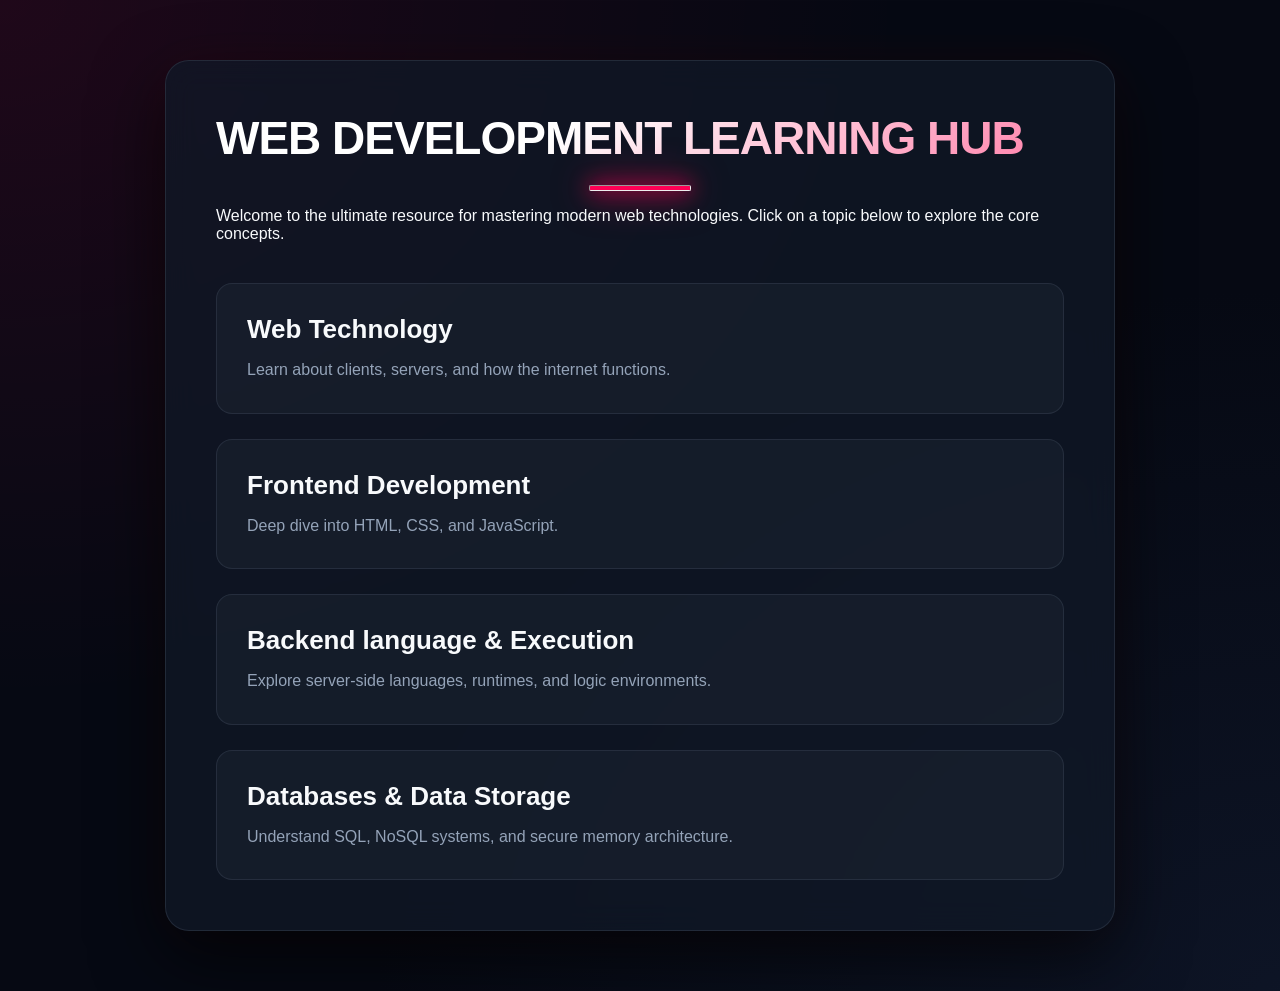
<file: index.html>
<!DOCTYPE html>
<html>
<head>
    <title>Web Development Hub</title>
    <link rel="stylesheet" href="style.css">
	<link rel="icon" type="image/jpg" href="redux.jpg">
</head>
<body>

    <div class="page-container">
        
        <h1>WEB DEVELOPMENT LEARNING HUB</h1>
        <hr class="title-line">
        
        <p>Welcome to the ultimate resource for mastering modern web technologies. Click on a topic below to explore the core concepts.</p>
        
        <div class="card-grid">
            <a href="web technology.html" class="topic-card">
                <h3>Web Technology</h3>
                <p>Learn about clients, servers, and how the internet functions.</p>
            </a>
            
            <a href="fronted developement.html" class="topic-card">
                <h3>Frontend Development</h3>
                <p>Deep dive into HTML, CSS, and JavaScript.</p>
            </a>

            <a href="backend language and execution.html" class="topic-card">
                <h3>Backend language & Execution</h3>
                <p>Explore server-side languages, runtimes, and logic environments.</p>
            </a>

            <a href="database and data storage.html" class="topic-card">
                <h3>Databases & Data Storage</h3>
                <p>Understand SQL, NoSQL systems, and secure memory architecture.</p>
            </a>
        </div>
    </div>

</body>
</html>
</file>
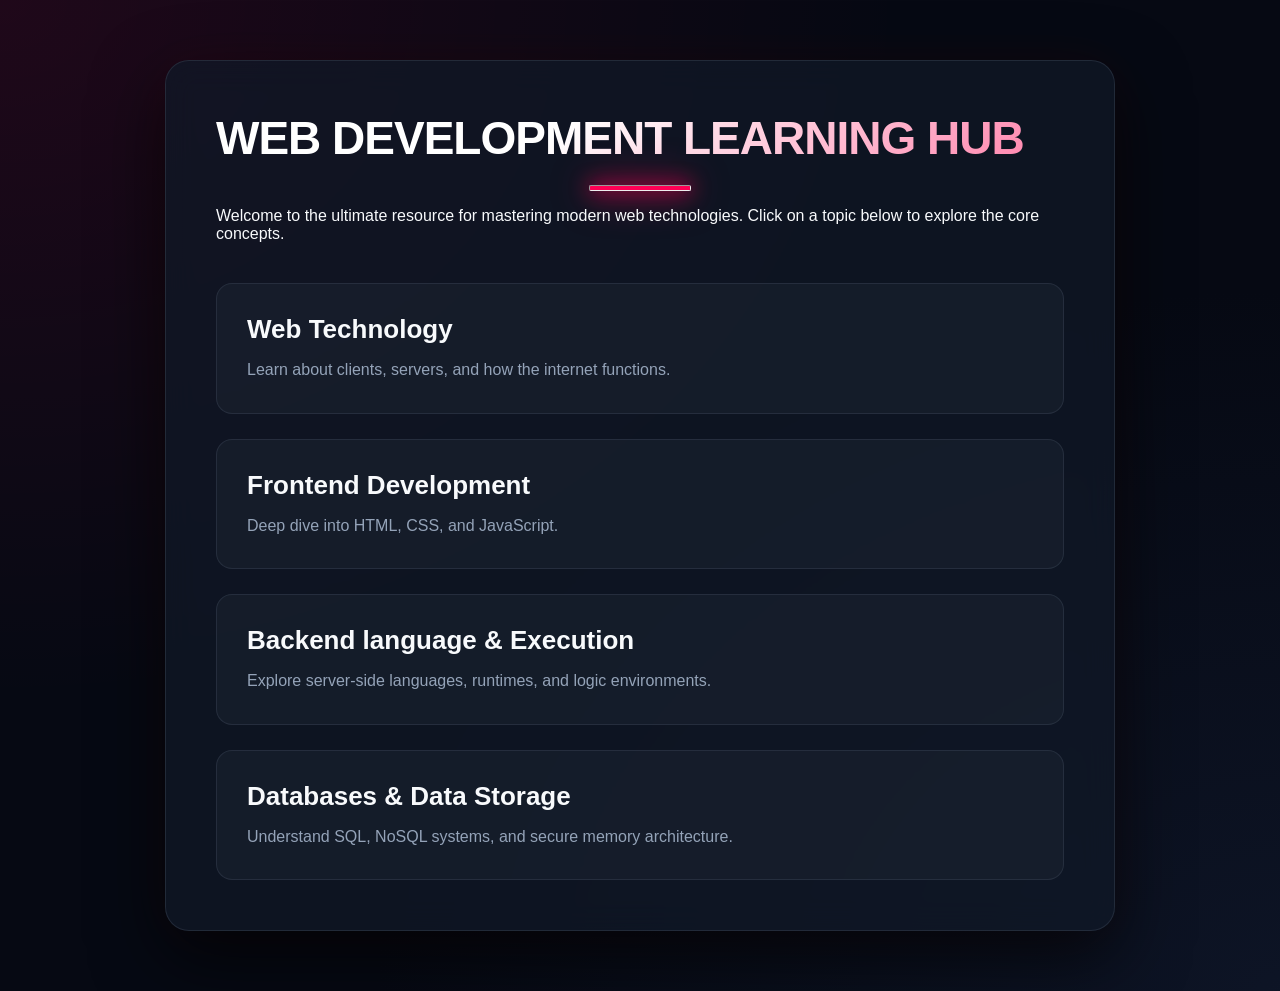
<file: html saugat/index.html>
<!DOCTYPE html>
<html>
<head>
    <title>Web Development Hub</title>
    <link rel="stylesheet" href="style.css">
</head>
<body>

    <div class="page-container">
        
        <h1>WEB DEVELOPMENT LEARNING HUB</h1>
        <hr class="title-line">
        
        <p>Welcome to the ultimate resource for mastering modern web technologies. Click on a topic below to explore the core concepts.</p>
        
        <div class="card-grid">
            <a href="html saugat.html" class="topic-card">
                <h3>Web Technology</h3>
                <p>Learn about clients, servers, and how the internet functions.</p>
            </a>
            
            <a href="fronted developement.html" class="topic-card">
                <h3>Frontend Development</h3>
                <p>Deep dive into HTML, CSS, and JavaScript.</p>
            </a>

            <a href="backend language and execution.html" class="topic-card">
                <h3>Backend language & Execution</h3>
                <p>Explore server-side languages, runtimes, and logic environments.</p>
            </a>

            <a href="database and data storage.html" class="topic-card">
                <h3>Databases & Data Storage</h3>
                <p>Understand SQL, NoSQL systems, and secure memory architecture.</p>
            </a>
        </div>
    </div>

</body>
</html>
</file>
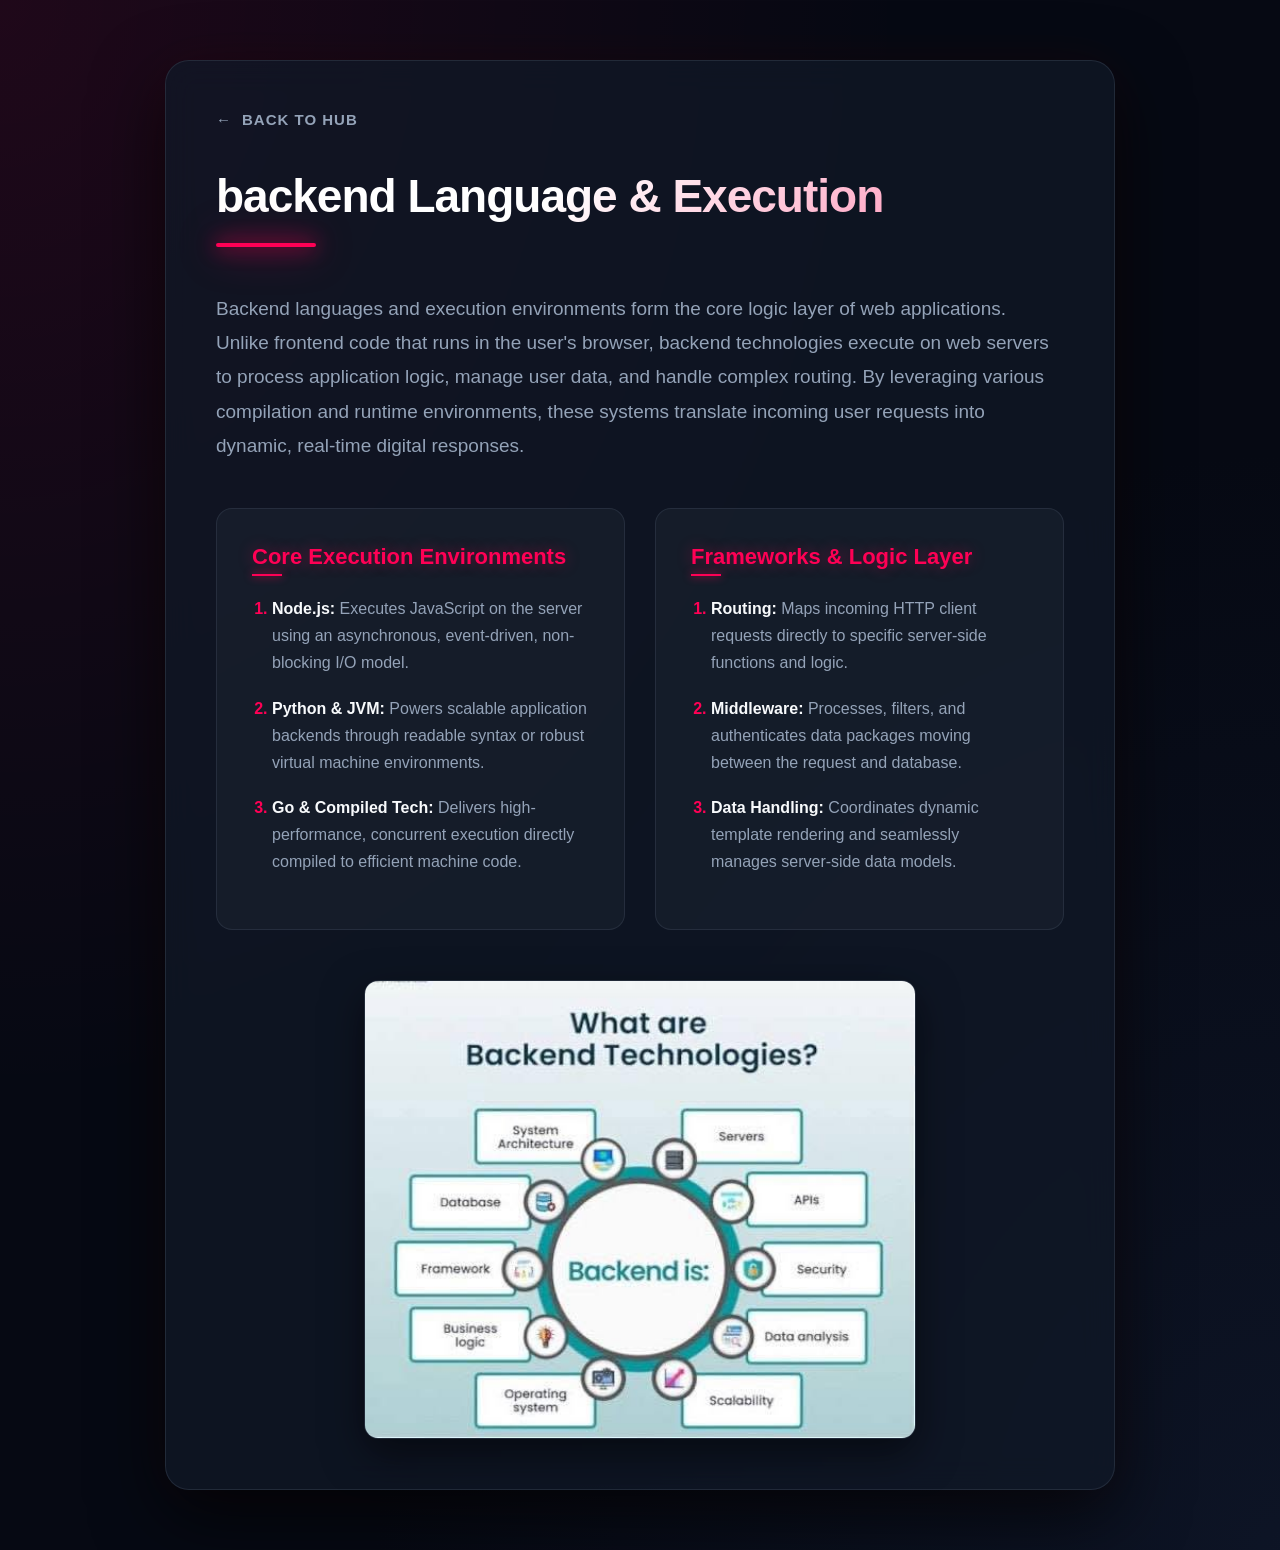
<file: backend language and execution.html>
<!DOCTYPE html>
<html lang="en">
<head>
    <meta charset="UTF-8">
    <meta name="viewport" content="width=device-width, initial-scale=1.0">
    <title>Backend Languages & Execution | Learning Hub</title>
    <link rel="stylesheet" href="style.css">
    <link rel="icon" type="image/jpg" href="redux.jpg">
</head>
<body>

    <main class="page-container">
        
        <nav class="navigation-bar">
            <a href="home page.html" class="back-link">
                <span class="arrow">←</span> Back to Hub
            </a>
        </nav>
        
        <header class="page-header">
            <h1>backend Language & Execution</h1>
            <div class="title-line"></div>
        </header>
        
        <section class="intro-section">
            <p>Backend languages and execution environments form the core logic layer of web applications. Unlike frontend code that runs in the user's browser, backend technologies execute on web servers to process application logic, manage user data, and handle complex routing. By leveraging various compilation and runtime environments, these systems translate incoming user requests into dynamic, real-time digital responses.</p> 
        </section>
        
        <div class="content-grid">
            <section class="info-card">
                <h2 class="list-title">Core Execution Environments</h2>
                <ol class="styled-list">
                    <li><strong>Node.js:</strong> Executes JavaScript on the server using an asynchronous, event-driven, non-blocking I/O model.</li>
                    <li><strong>Python & JVM:</strong> Powers scalable application backends through readable syntax or robust virtual machine environments.</li>
                    <li><strong>Go & Compiled Tech:</strong> Delivers high-performance, concurrent execution directly compiled to efficient machine code.</li>
                </ol>
            </section>
            
            <section class="info-card">
                <h2 class="list-title">Frameworks & Logic Layer</h2>
                <ol class="styled-list">
                    <li><strong>Routing:</strong> Maps incoming HTTP client requests directly to specific server-side functions and logic.</li>
                    <li><strong>Middleware:</strong> Processes, filters, and authenticates data packages moving between the request and database.</li>
                    <li><strong>Data Handling:</strong> Coordinates dynamic template rendering and seamlessly manages server-side data models.</li>
                </ol>
            </section>
        </div>

        <footer class="bottom-image-container">
            <img src="backend language and execution image.jpg" alt="Backend Execution Diagram" class="responsive-image">
        </footer>

    </main>

</body>
</html>
</file>
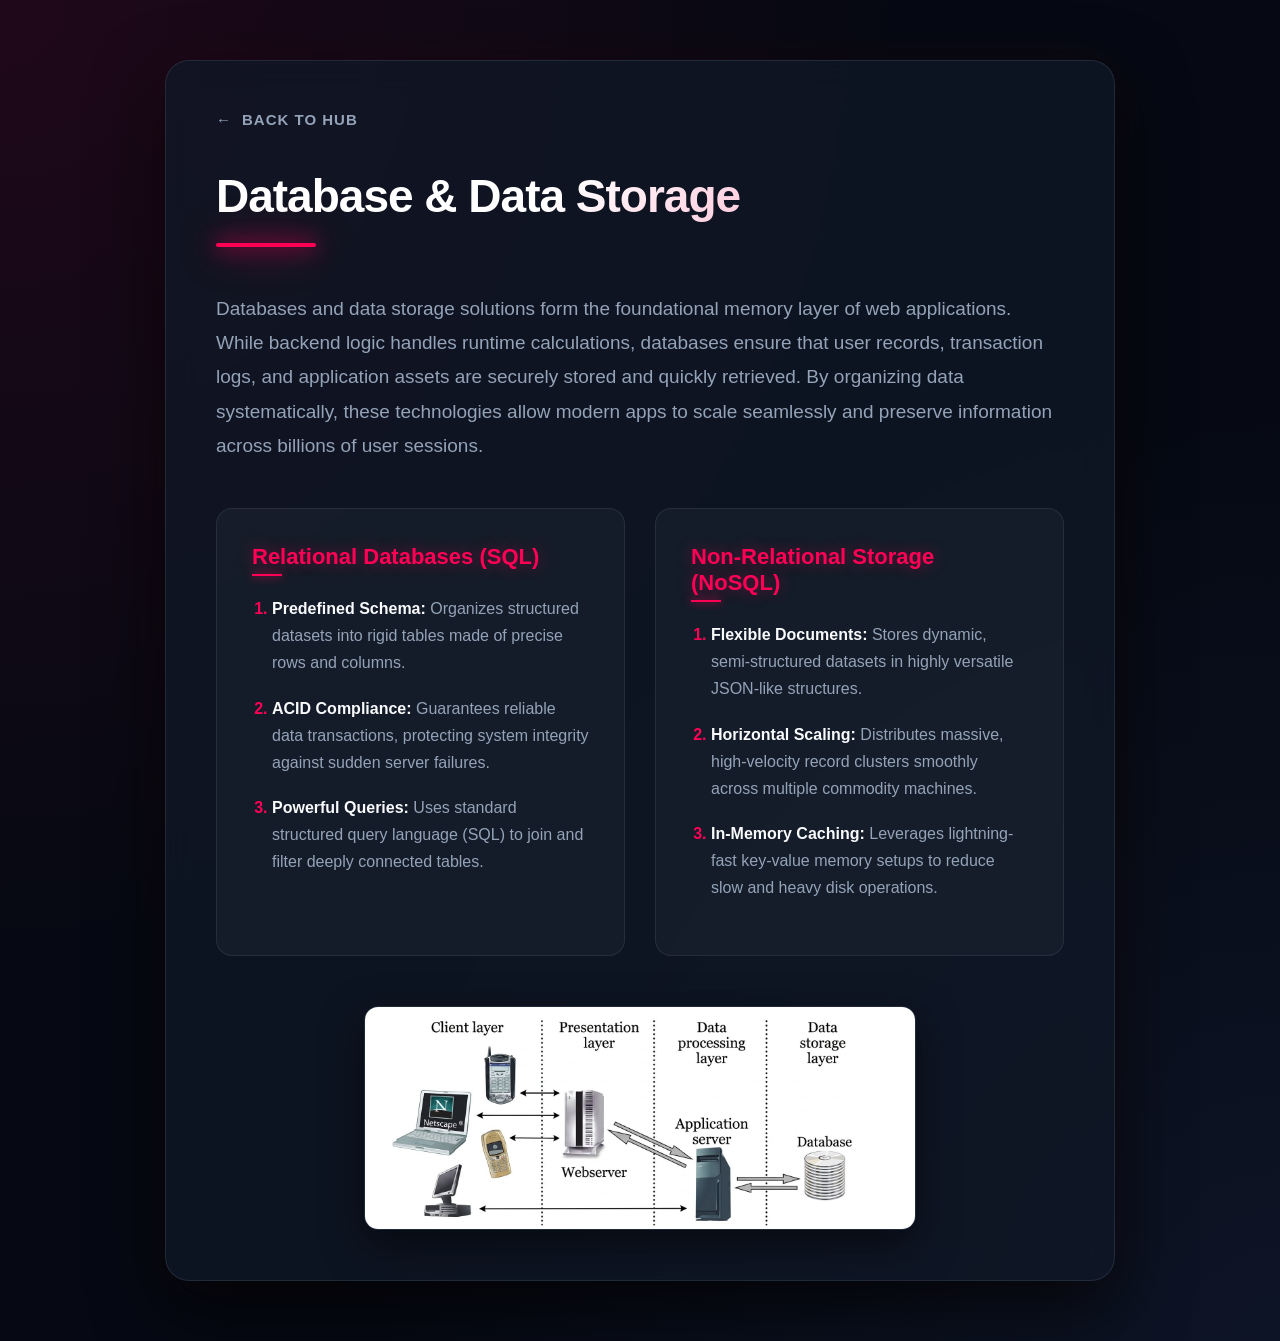
<file: database and data storage.html>
<!DOCTYPE html>
<html lang="en">
<head>
    <meta charset="UTF-8">
    <meta name="viewport" content="width=device-width, initial-scale=1.0">
    <title>Database & Data Storage | Learning Hub</title>
    <link rel="stylesheet" href="style.css">
    <link rel="icon" type="image/jpg" href="redux.jpg">
</head>
<body>

    <main class="page-container">
        
        <nav class="navigation-bar">
            <a href="home page.html" class="back-link">
                <span class="arrow">←</span> Back to Hub
            </a>
        </nav>
        
        <header class="page-header">
            <h1>Database & Data Storage</h1>
            <div class="title-line"></div>
        </header>
        
        <section class="intro-section">
            <p>Databases and data storage solutions form the foundational memory layer of web applications. While backend logic handles runtime calculations, databases ensure that user records, transaction logs, and application assets are securely stored and quickly retrieved. By organizing data systematically, these technologies allow modern apps to scale seamlessly and preserve information across billions of user sessions.</p> 
        </section>
        
        <div class="content-grid">
            <section class="info-card">
                <h2 class="list-title">Relational Databases (SQL)</h2>
                <ol class="styled-list">
                    <li><strong>Predefined Schema:</strong> Organizes structured datasets into rigid tables made of precise rows and columns.</li>
                    <li><strong>ACID Compliance:</strong> Guarantees reliable data transactions, protecting system integrity against sudden server failures.</li>
                    <li><strong>Powerful Queries:</strong> Uses standard structured query language (SQL) to join and filter deeply connected tables.</li>
                </ol>
            </section>
            
            <section class="info-card">
                <h2 class="list-title">Non-Relational Storage (NoSQL)</h2>
                <ol class="styled-list">
                    <li><strong>Flexible Documents:</strong> Stores dynamic, semi-structured datasets in highly versatile JSON-like structures.</li>
                    <li><strong>Horizontal Scaling:</strong> Distributes massive, high-velocity record clusters smoothly across multiple commodity machines.</li>
                    <li><strong>In-Memory Caching:</strong> Leverages lightning-fast key-value memory setups to reduce slow and heavy disk operations.</li>
                </ol>
            </section>
        </div>

        <footer class="bottom-image-container">
            <img src="database and datastorage image.jpg" alt="Database Storage Architecture Diagram" class="responsive-image">
        </footer>

    </main>

</body>
</html>
</file>
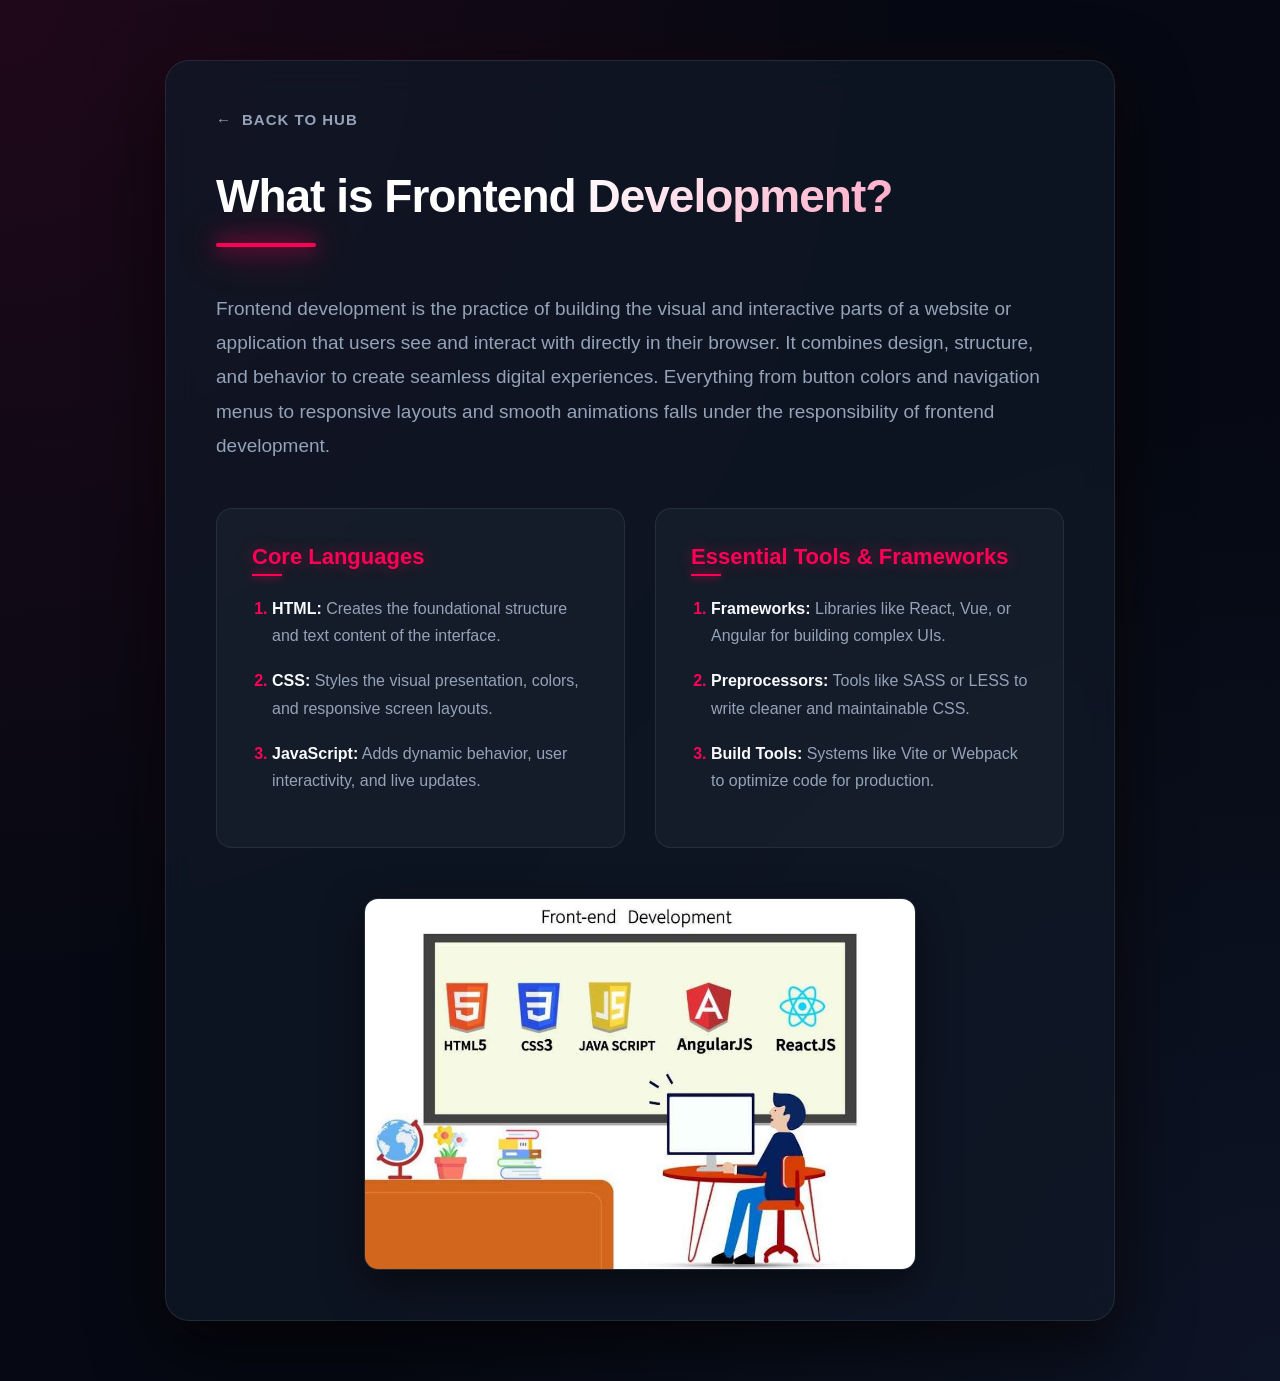
<file: fronted developement.html>
<!DOCTYPE html>
<!DOCTYPE html>
<html lang="en">
<head>
    <meta charset="UTF-8">
    <meta name="viewport" content="width=device-width, initial-scale=1.0">
    <title>What is Frontend Development? | Learning Hub</title>
    <link rel="stylesheet" href="style.css">
    <link rel="icon" type="image/jpg" href="redux.jpg">
</head>
<body>
    <main class="page-container">
        <nav class="navigation-bar">
            <a href="home page.html" class="back-link">
                <span class="arrow">←</span> Back to Hub
            </a>
        </nav>
        
        <header class="page-header">
            <h1>What is Frontend Development?</h1>
            <div class="title-line"></div>
        </header>

        <section class="intro-section">
            <p>Frontend development is the practice of building the visual and interactive parts of a website or application that users see and interact with directly in their browser. It combines design, structure, and behavior to create seamless digital experiences. Everything from button colors and navigation menus to responsive layouts and smooth animations falls under the responsibility of frontend development.</p>
        </section>

        <div class="content-grid">
            <section class="info-card">
                <h2 class="list-title">Core Languages</h2>
                <ol class="styled-list">
                    <li><strong>HTML:</strong> Creates the foundational structure and text content of the interface.</li>
                    <li><strong>CSS:</strong> Styles the visual presentation, colors, and responsive screen layouts.</li>
                    <li><strong>JavaScript:</strong> Adds dynamic behavior, user interactivity, and live updates.</li>
                </ol>
            </section>

            <section class="info-card">
                <h2 class="list-title">Essential Tools & Frameworks</h2>
                <ol class="styled-list">
                    <li><strong>Frameworks:</strong> Libraries like React, Vue, or Angular for building complex UIs.</li>
                    <li><strong>Preprocessors:</strong> Tools like SASS or LESS to write cleaner and maintainable CSS.</li>
                    <li><strong>Build Tools:</strong> Systems like Vite or Webpack to optimize code for production.</li>
                </ol>
            </section>
        </div>

        <footer class="bottom-image-container">
            <img src="fronted web developement image.jpg" alt="Frontend Development Diagram" class="responsive-image">
        </footer>
    </main>
</body>
</html>
</file>
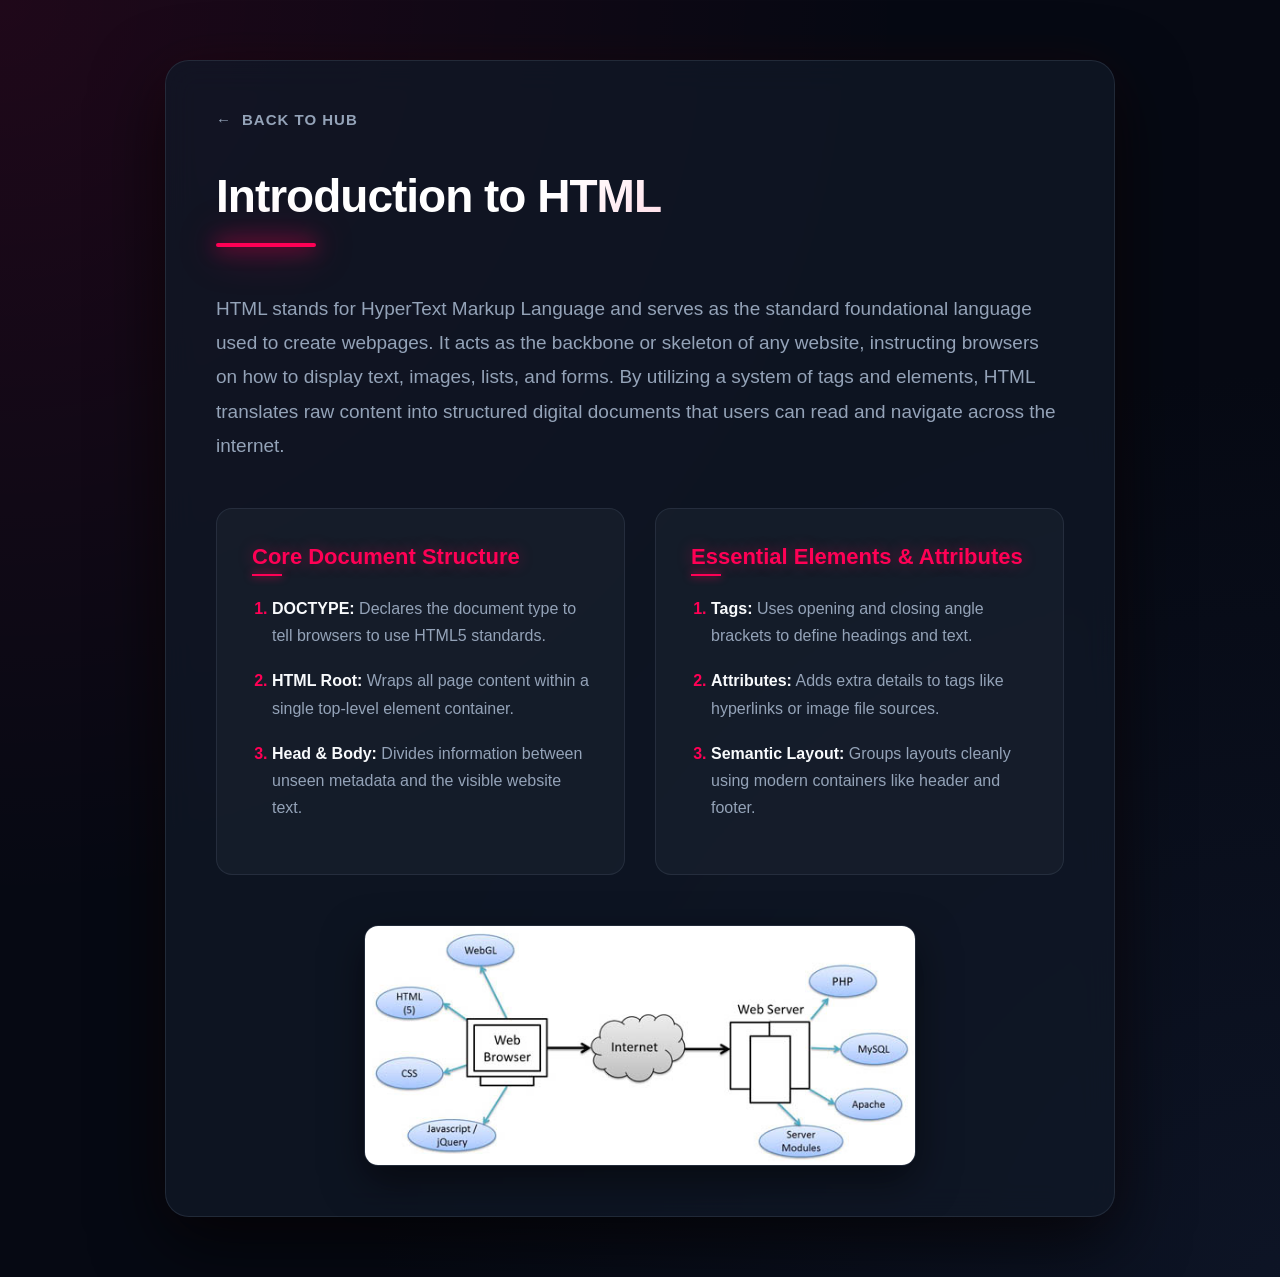
<file: web technology.html>
<!DOCTYPE html>
<html lang="en">
<head>
    <meta charset="UTF-8">
    <meta name="viewport" content="width=device-width, initial-scale=1.0">
    <title>Introduction to HTML | Learning Hub</title>
    <link rel="stylesheet" href="style.css">
    <link rel="icon" type="image/jpg" href="redux.jpg">
</head>
<body>

    <main class="page-container">
        
        <nav class="navigation-bar">
            <a href="home page.html" class="back-link">
                <span class="arrow">←</span> Back to Hub
            </a>
        </nav>
        
        <header class="page-header">
            <h1>Introduction to HTML</h1>
            <div class="title-line"></div>
        </header>
        
        <section class="intro-section">
            <p>HTML stands for HyperText Markup Language and serves as the standard foundational language used to create webpages. It acts as the backbone or skeleton of any website, instructing browsers on how to display text, images, lists, and forms. By utilizing a system of tags and elements, HTML translates raw content into structured digital documents that users can read and navigate across the internet.</p> 
        </section>
        
        <div class="content-grid">
            <section class="info-card">
                <h2 class="list-title">Core Document Structure</h2>
                <ol class="styled-list">
                    <li><strong>DOCTYPE:</strong> Declares the document type to tell browsers to use HTML5 standards.</li>
                    <li><strong>HTML Root:</strong> Wraps all page content within a single top-level element container.</li>
                    <li><strong>Head & Body:</strong> Divides information between unseen metadata and the visible website text.</li>
                </ol>
            </section>
            
            <section class="info-card">
                <h2 class="list-title">Essential Elements & Attributes</h2>
                <ol class="styled-list">
                    <li><strong>Tags:</strong> Uses opening and closing angle brackets to define headings and text.</li>
                    <li><strong>Attributes:</strong> Adds extra details to tags like hyperlinks or image file sources.</li>
                    <li><strong>Semantic Layout:</strong> Groups layouts cleanly using modern containers like header and footer.</li>
                </ol>
            </section>
        </div>

        <footer class="bottom-image-container">
            <img src="1671024678toC9TKkuc6.jpg" alt="HTML Basics Diagram" class="responsive-image">
        </footer>

    </main>

</body>
</html>
</file>
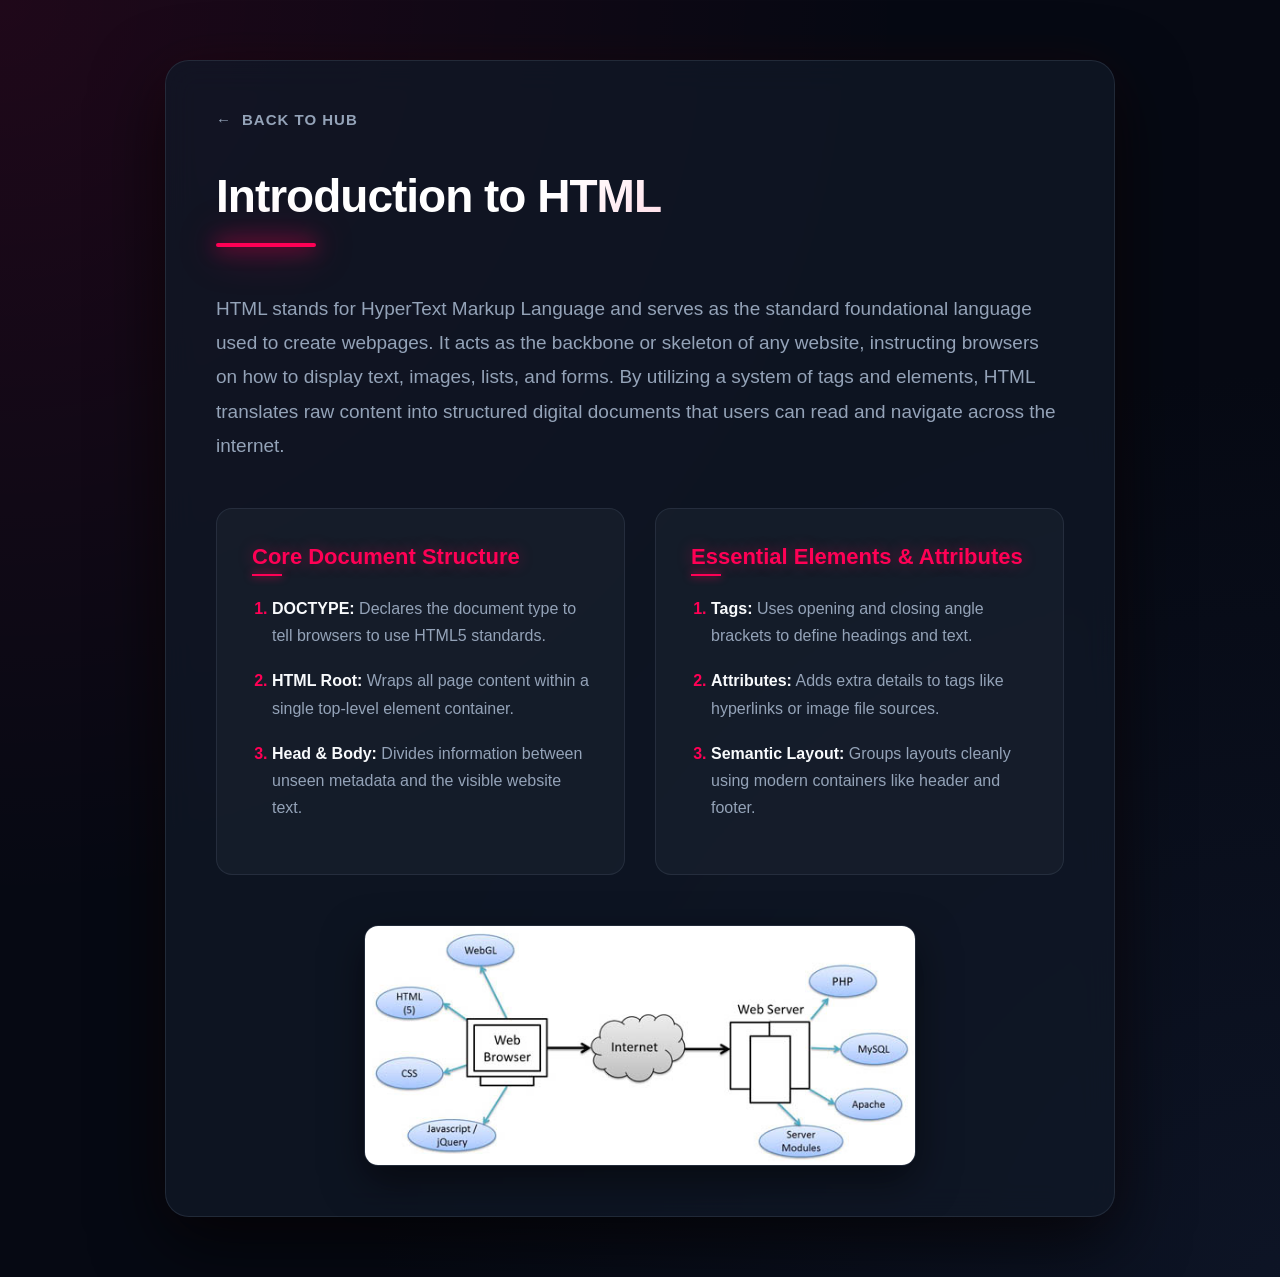
<file: html saugat/html saugat.html>
<!DOCTYPE html>
<html lang="en">
<head>
    <meta charset="UTF-8">
    <meta name="viewport" content="width=device-width, initial-scale=1.0">
    <title>Introduction to HTML | Learning Hub</title>
    <link rel="stylesheet" href="style.css">
    <link rel="icon" type="image/jpg" href="redux.jpg">
</head>
<body>

    <main class="page-container">
        
        <nav class="navigation-bar">
            <a href="index.html" class="back-link">
                <span class="arrow">←</span> Back to Hub
            </a>
        </nav>
        
        <header class="page-header">
            <h1>Introduction to HTML</h1>
            <div class="title-line"></div>
        </header>
        
        <section class="intro-section">
            <p>HTML stands for HyperText Markup Language and serves as the standard foundational language used to create webpages. It acts as the backbone or skeleton of any website, instructing browsers on how to display text, images, lists, and forms. By utilizing a system of tags and elements, HTML translates raw content into structured digital documents that users can read and navigate across the internet.</p> 
        </section>
        
        <div class="content-grid">
            <section class="info-card">
                <h2 class="list-title">Core Document Structure</h2>
                <ol class="styled-list">
                    <li><strong>DOCTYPE:</strong> Declares the document type to tell browsers to use HTML5 standards.</li>
                    <li><strong>HTML Root:</strong> Wraps all page content within a single top-level element container.</li>
                    <li><strong>Head & Body:</strong> Divides information between unseen metadata and the visible website text.</li>
                </ol>
            </section>
            
            <section class="info-card">
                <h2 class="list-title">Essential Elements & Attributes</h2>
                <ol class="styled-list">
                    <li><strong>Tags:</strong> Uses opening and closing angle brackets to define headings and text.</li>
                    <li><strong>Attributes:</strong> Adds extra details to tags like hyperlinks or image file sources.</li>
                    <li><strong>Semantic Layout:</strong> Groups layouts cleanly using modern containers like header and footer.</li>
                </ol>
            </section>
        </div>

        <footer class="bottom-image-container">
            <img src="1671024678toC9TKkuc6.jpg" alt="HTML Basics Diagram" class="responsive-image">
        </footer>

    </main>

</body>
</html>
</file>
<file: style.css>
:root {
  --bg-color: #060913;
  --container-bg: rgba(17, 24, 39, 0.75);
  --card-bg: rgba(31, 41, 55, 0.45);
  --text-primary: #f8fafc;
  --text-secondary: #94a3b8;
  --primary-glow: #ff0055;
  --primary-glow-rgb: 255, 0, 85;
  --border-color: rgba(55, 65, 81, 0.5);
  --neon-border: rgba(255, 0, 85, 0.2);
}

body {
  background-color: var(--bg-color);
  background-image: 
    radial-gradient(at 0% 0%, rgba(255, 0, 85, 0.1) 0px, transparent 50%),
    radial-gradient(at 100% 100%, rgba(15, 23, 42, 0.8) 0px, transparent 50%);
  color: var(--text-primary);
  font-family: -apple-system, BlinkMacSystemFont, "Segoe UI", Roboto, Helvetica, Arial, sans-serif;
  margin: 0;
  padding: 0;
  display: flex;
  justify-content: center;
  align-items: center;
  min-height: 100vh;
  overflow-x: hidden;
}

.page-container {
  width: 100%;
  max-width: 950px;
  background-color: var(--container-bg);
  backdrop-filter: blur(16px);
  -webkit-backdrop-filter: blur(16px);
  padding: 50px;
  box-sizing: border-box;
  box-shadow: 
    0 25px 70px rgba(0, 0, 0, 0.7),
    0 0 50px rgba(255, 0, 85, 0.05);
  border-radius: 24px;
  border: 1px solid var(--border-color);
  margin: 60px 20px;
  position: relative;
}

.navigation-bar {
  margin-bottom: 40px;
}

.back-link {
  display: inline-flex;
  align-items: center;
  gap: 10px;
  font-size: 15px;
  color: var(--text-secondary);
  text-decoration: none;
  font-weight: 600;
  text-transform: uppercase;
  letter-spacing: 1px;
  transition: all 0.3s cubic-bezier(0.4, 0, 0.2, 1);
}

.back-link:hover {
  color: var(--primary-glow);
  text-shadow: 0 0 10px rgba(255, 0, 85, 0.6);
}

.back-link .arrow {
  transition: transform 0.3s ease;
}

.back-link:hover .arrow {
  transform: translateX(-6px);
}

.page-header {
  margin-bottom: 45px;
}

h1 { 
  color: var(--text-primary);
  font-size: 46px;
  font-weight: 900;
  letter-spacing: -1px;
  margin: 0 0 20px 0;
  background: linear-gradient(135deg, #ffffff 40%, #ff80aa);
  -webkit-background-clip: text;
  -webkit-text-fill-color: transparent;
}

.title-line {
  height: 4px;
  width: 100px;
  background: var(--primary-glow);
  border-radius: 2px;
  box-shadow: 
    0 0 20px var(--primary-glow),
    0 0 40px var(--primary-glow);
}

.intro-section p {
  color: var(--text-secondary);
  font-size: 19px;
  line-height: 1.8;
  margin: 0 0 45px 0;
}

.content-grid {
  display: grid;
  grid-template-columns: repeat(2, 1fr);
  gap: 30px;
  margin-bottom: 50px;
}

@media (max-width: 768px) {
  .content-grid {
    grid-template-columns: 1fr;
    gap: 20px;
  }
  .page-container {
    padding: 30px 20px;
  }
  h1 { font-size: 34px; }
}

.info-card {
  background-color: var(--card-bg);
  padding: 35px;
  border-radius: 16px;
  border: 1px solid var(--border-color);
  transition: all 0.4s cubic-bezier(0.4, 0, 0.2, 1);
}

.info-card:hover {
  transform: translateY(-5px);
  border-color: var(--primary-glow);
  box-shadow: 
    0 15px 35px rgba(0, 0, 0, 0.4),
    0 0 25px rgba(255, 0, 85, 0.15);
}

.list-title {
  color: var(--primary-glow);
  font-size: 22px;
  font-weight: 800;
  margin-top: 0;
  margin-bottom: 25px;
  position: relative;
  display: inline-block;
  text-shadow: 0 0 15px rgba(255, 0, 85, 0.4);
}

.list-title::after {
  content: '';
  position: absolute;
  bottom: -6px;
  left: 0;
  width: 30px;
  height: 2px;
  background: var(--primary-glow);
  box-shadow: 0 0 8px var(--primary-glow);
}

.styled-list {
  margin: 0;
  padding-left: 20px;
}

.styled-list li {
  font-size: 16px;
  color: var(--text-secondary);
  line-height: 1.7;
  margin-bottom: 18px;
  transition: color 0.2s ease;
}

.styled-list li::marker {
  color: var(--primary-glow);
  font-weight: bold;
}

.styled-list li:hover {
  color: var(--text-primary);
}

.styled-list li strong {
  color: var(--text-primary);
  font-weight: 600;
}

.bottom-image-container {
  display: flex;
  justify-content: center;
  margin-top: 40px;
}

.responsive-image {
  width: 100%;
  max-width: 550px;
  height: auto;
  border-radius: 14px;
  border: 1px solid var(--border-color);
  box-shadow: 0 15px 40px rgba(0, 0, 0, 0.5);
  transition: all 0.4s ease;
}

.responsive-image:hover {
  border-color: var(--primary-glow);
  box-shadow: 
    0 20px 45px rgba(0, 0, 0, 0.6),
    0 0 30px rgba(255, 0, 85, 0.2);
  transform: scale(1.02);
}

.card-grid {
  display: grid;
  grid-template-columns: 1fr;
  gap: 25px;
  margin-top: 40px;
}

.topic-card {
  background-color: var(--card-bg);
  padding: 30px;
  border-radius: 16px;
  text-decoration: none;
  border: 1px solid var(--border-color);
  transition: all 0.4s cubic-bezier(0.4, 0, 0.2, 1);
  position: relative;
  overflow: hidden;
}

.topic-card h3 {
  color: var(--text-primary);
  font-size: 26px;
  font-weight: 800;
  margin: 0 0 12px 0;
  transition: color 0.3s ease;
}

.topic-card p {
  font-size: 16px;
  color: var(--text-secondary);
  margin: 0;
  line-height: 1.6;
}

.topic-card:hover {
  transform: translateY(-4px) scale(1.01);
  border-color: var(--primary-glow);
  box-shadow: 
    0 20px 40px rgba(0, 0, 0, 0.4),
    0 0 30px rgba(255, 0, 85, 0.2);
}

.topic-card:hover h3 {
  color: var(--primary-glow);
  text-shadow: 0 0 15px rgba(255, 0, 85, 0.5);
}

.disabled-card {
  opacity: 0.4;
  cursor: not-allowed;
  pointer-events: none;
  border-color: transparent;
}
</file>
<file: html saugat/style.css>
:root {
  --bg-color: #060913;
  --container-bg: rgba(17, 24, 39, 0.75);
  --card-bg: rgba(31, 41, 55, 0.45);
  --text-primary: #f8fafc;
  --text-secondary: #94a3b8;
  --primary-glow: #ff0055;
  --primary-glow-rgb: 255, 0, 85;
  --border-color: rgba(55, 65, 81, 0.5);
  --neon-border: rgba(255, 0, 85, 0.2);
}

body {
  background-color: var(--bg-color);
  background-image: 
    radial-gradient(at 0% 0%, rgba(255, 0, 85, 0.1) 0px, transparent 50%),
    radial-gradient(at 100% 100%, rgba(15, 23, 42, 0.8) 0px, transparent 50%);
  color: var(--text-primary);
  font-family: -apple-system, BlinkMacSystemFont, "Segoe UI", Roboto, Helvetica, Arial, sans-serif;
  margin: 0;
  padding: 0;
  display: flex;
  justify-content: center;
  align-items: center;
  min-height: 100vh;
  overflow-x: hidden;
}

.page-container {
  width: 100%;
  max-width: 950px;
  background-color: var(--container-bg);
  backdrop-filter: blur(16px);
  -webkit-backdrop-filter: blur(16px);
  padding: 50px;
  box-sizing: border-box;
  box-shadow: 
    0 25px 70px rgba(0, 0, 0, 0.7),
    0 0 50px rgba(255, 0, 85, 0.05);
  border-radius: 24px;
  border: 1px solid var(--border-color);
  margin: 60px 20px;
  position: relative;
}

.navigation-bar {
  margin-bottom: 40px;
}

.back-link {
  display: inline-flex;
  align-items: center;
  gap: 10px;
  font-size: 15px;
  color: var(--text-secondary);
  text-decoration: none;
  font-weight: 600;
  text-transform: uppercase;
  letter-spacing: 1px;
  transition: all 0.3s cubic-bezier(0.4, 0, 0.2, 1);
}

.back-link:hover {
  color: var(--primary-glow);
  text-shadow: 0 0 10px rgba(255, 0, 85, 0.6);
}

.back-link .arrow {
  transition: transform 0.3s ease;
}

.back-link:hover .arrow {
  transform: translateX(-6px);
}

.page-header {
  margin-bottom: 45px;
}

h1 { 
  color: var(--text-primary);
  font-size: 46px;
  font-weight: 900;
  letter-spacing: -1px;
  margin: 0 0 20px 0;
  background: linear-gradient(135deg, #ffffff 40%, #ff80aa);
  -webkit-background-clip: text;
  -webkit-text-fill-color: transparent;
}

.title-line {
  height: 4px;
  width: 100px;
  background: var(--primary-glow);
  border-radius: 2px;
  box-shadow: 
    0 0 20px var(--primary-glow),
    0 0 40px var(--primary-glow);
}

.intro-section p {
  color: var(--text-secondary);
  font-size: 19px;
  line-height: 1.8;
  margin: 0 0 45px 0;
}

.content-grid {
  display: grid;
  grid-template-columns: repeat(2, 1fr);
  gap: 30px;
  margin-bottom: 50px;
}

@media (max-width: 768px) {
  .content-grid {
    grid-template-columns: 1fr;
    gap: 20px;
  }
  .page-container {
    padding: 30px 20px;
  }
  h1 { font-size: 34px; }
}

.info-card {
  background-color: var(--card-bg);
  padding: 35px;
  border-radius: 16px;
  border: 1px solid var(--border-color);
  transition: all 0.4s cubic-bezier(0.4, 0, 0.2, 1);
}

.info-card:hover {
  transform: translateY(-5px);
  border-color: var(--primary-glow);
  box-shadow: 
    0 15px 35px rgba(0, 0, 0, 0.4),
    0 0 25px rgba(255, 0, 85, 0.15);
}

.list-title {
  color: var(--primary-glow);
  font-size: 22px;
  font-weight: 800;
  margin-top: 0;
  margin-bottom: 25px;
  position: relative;
  display: inline-block;
  text-shadow: 0 0 15px rgba(255, 0, 85, 0.4);
}

.list-title::after {
  content: '';
  position: absolute;
  bottom: -6px;
  left: 0;
  width: 30px;
  height: 2px;
  background: var(--primary-glow);
  box-shadow: 0 0 8px var(--primary-glow);
}

.styled-list {
  margin: 0;
  padding-left: 20px;
}

.styled-list li {
  font-size: 16px;
  color: var(--text-secondary);
  line-height: 1.7;
  margin-bottom: 18px;
  transition: color 0.2s ease;
}

.styled-list li::marker {
  color: var(--primary-glow);
  font-weight: bold;
}

.styled-list li:hover {
  color: var(--text-primary);
}

.styled-list li strong {
  color: var(--text-primary);
  font-weight: 600;
}

.bottom-image-container {
  display: flex;
  justify-content: center;
  margin-top: 40px;
}

.responsive-image {
  width: 100%;
  max-width: 550px;
  height: auto;
  border-radius: 14px;
  border: 1px solid var(--border-color);
  box-shadow: 0 15px 40px rgba(0, 0, 0, 0.5);
  transition: all 0.4s ease;
}

.responsive-image:hover {
  border-color: var(--primary-glow);
  box-shadow: 
    0 20px 45px rgba(0, 0, 0, 0.6),
    0 0 30px rgba(255, 0, 85, 0.2);
  transform: scale(1.02);
}

.card-grid {
  display: grid;
  grid-template-columns: 1fr;
  gap: 25px;
  margin-top: 40px;
}

.topic-card {
  background-color: var(--card-bg);
  padding: 30px;
  border-radius: 16px;
  text-decoration: none;
  border: 1px solid var(--border-color);
  transition: all 0.4s cubic-bezier(0.4, 0, 0.2, 1);
  position: relative;
  overflow: hidden;
}

.topic-card h3 {
  color: var(--text-primary);
  font-size: 26px;
  font-weight: 800;
  margin: 0 0 12px 0;
  transition: color 0.3s ease;
}

.topic-card p {
  font-size: 16px;
  color: var(--text-secondary);
  margin: 0;
  line-height: 1.6;
}

.topic-card:hover {
  transform: translateY(-4px) scale(1.01);
  border-color: var(--primary-glow);
  box-shadow: 
    0 20px 40px rgba(0, 0, 0, 0.4),
    0 0 30px rgba(255, 0, 85, 0.2);
}

.topic-card:hover h3 {
  color: var(--primary-glow);
  text-shadow: 0 0 15px rgba(255, 0, 85, 0.5);
}

.disabled-card {
  opacity: 0.4;
  cursor: not-allowed;
  pointer-events: none;
  border-color: transparent;
}
</file>
